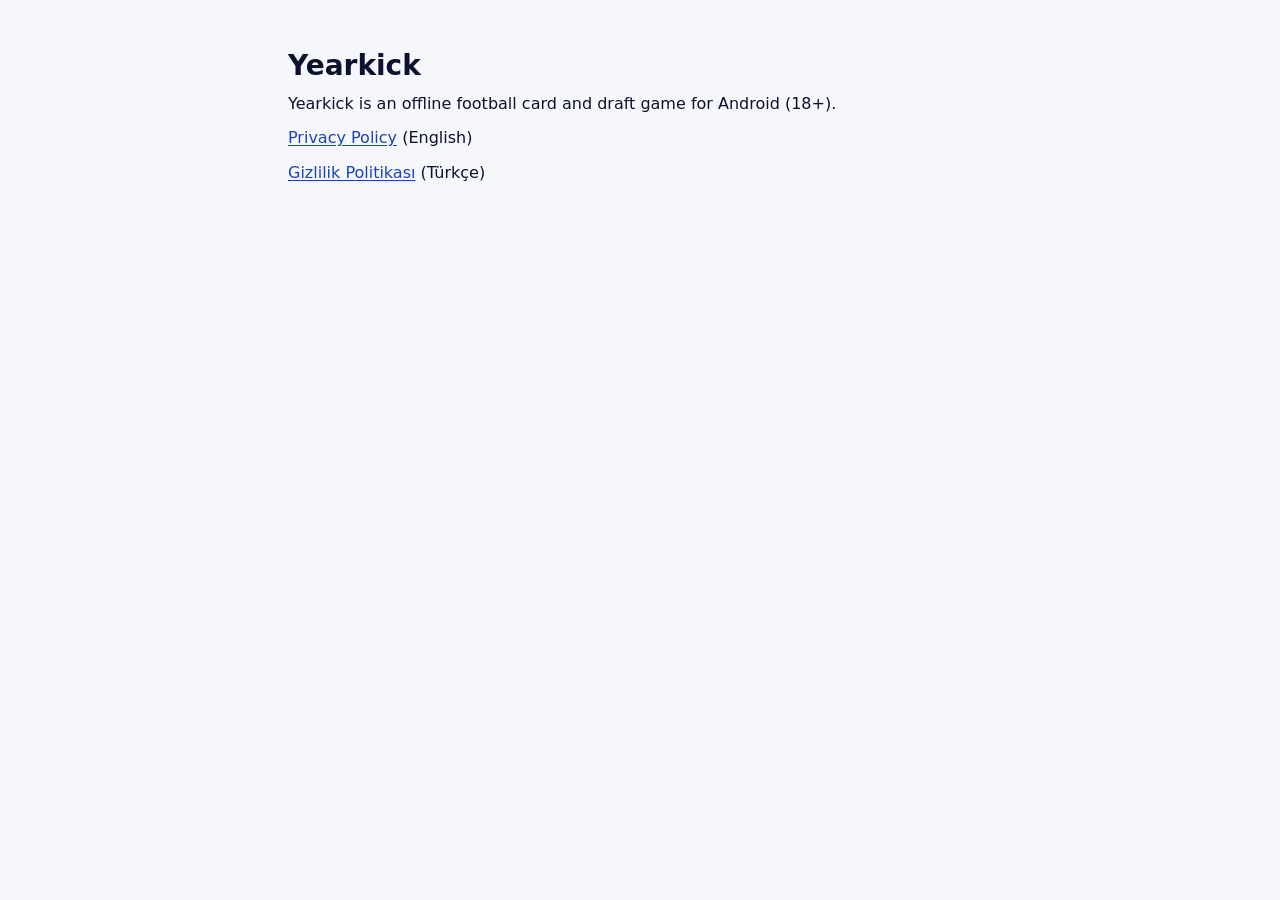
<file: index.html>
<!doctype html>
<html lang="en">
<head>
<meta charset="utf-8">
<meta name="viewport" content="width=device-width, initial-scale=1">
<title>Yearkick</title>
<meta name="description" content="Yearkick: an offline football card and draft game for Android.">
<link rel="stylesheet" href="style.css">
</head>
<body>
<main class="landing">
<h1>Yearkick</h1>
<p>Yearkick is an offline football card and draft game for Android (18+).</p>
<ul>
<li><a href="privacy/">Privacy Policy</a> (English)</li>
<li><a href="tr/gizlilik/">Gizlilik Politikası</a> (Türkçe)</li>
</ul>
</main>
</body>
</html>
</file>
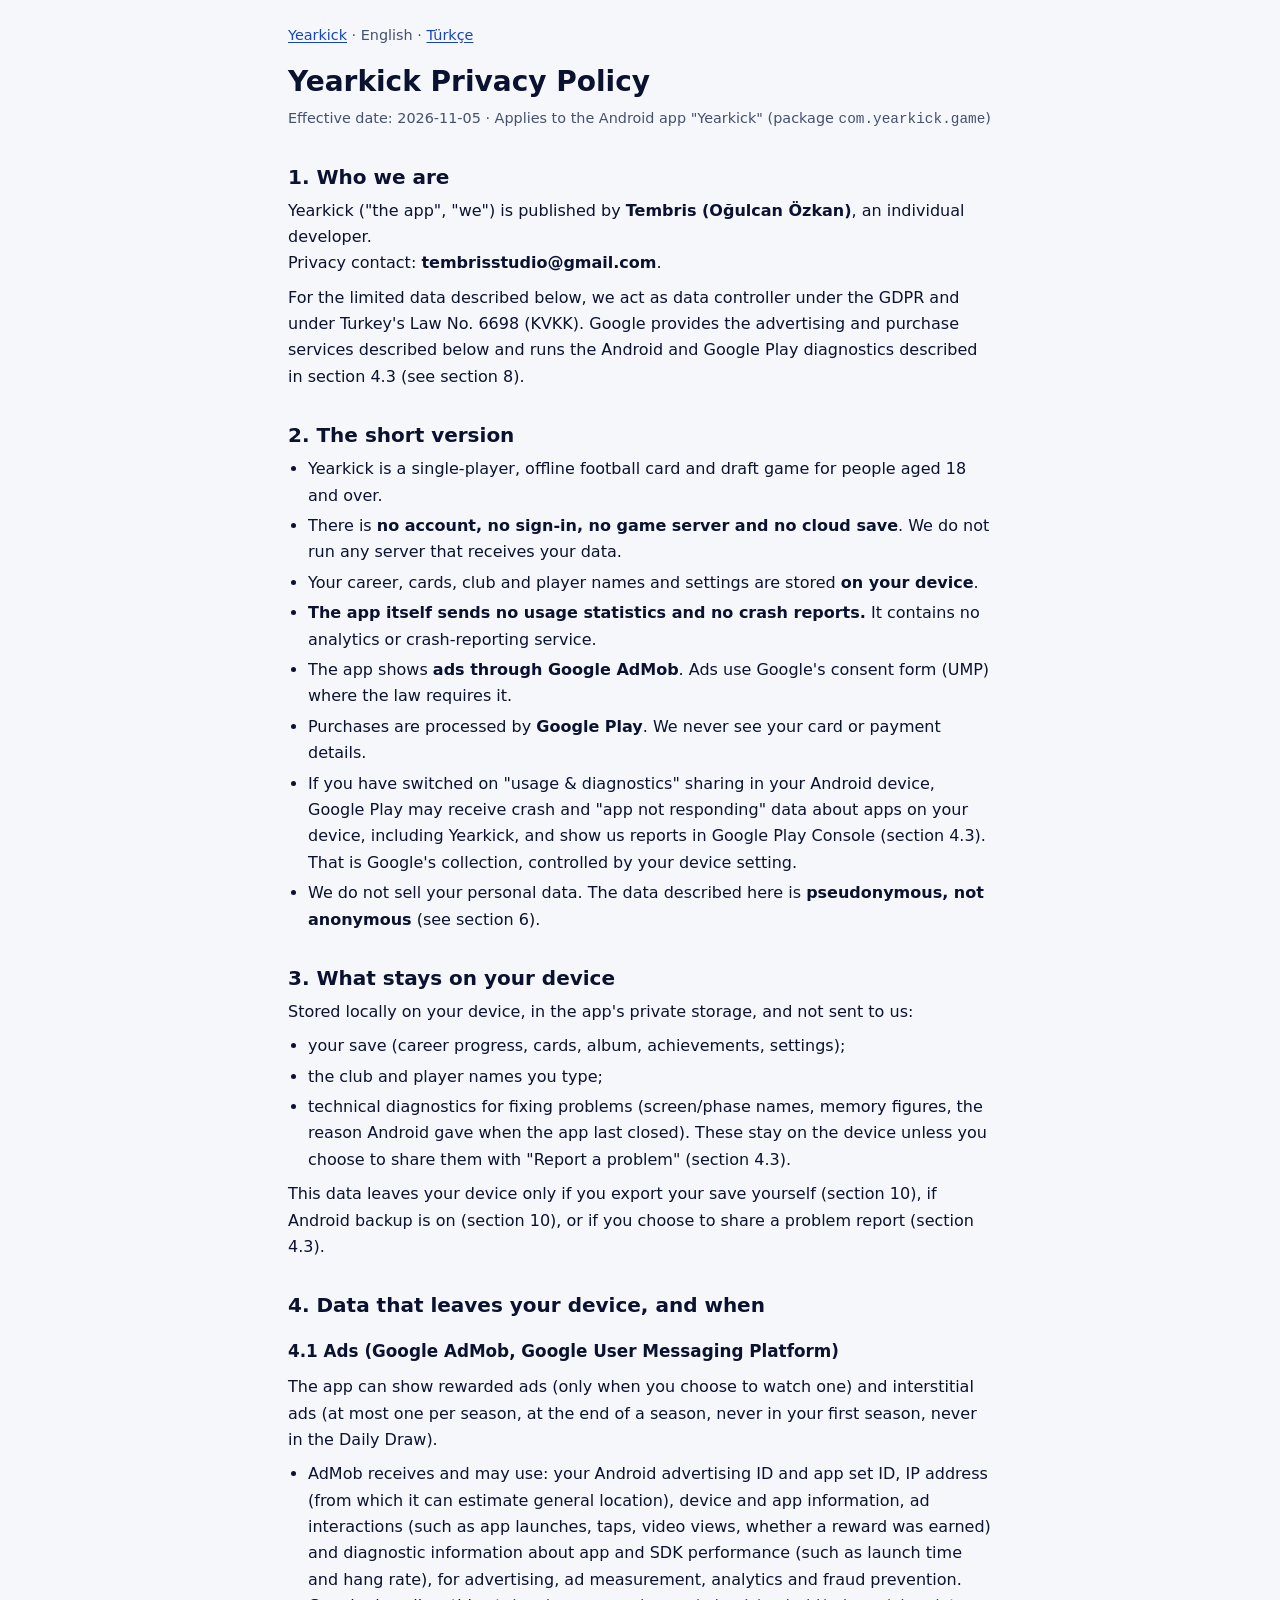
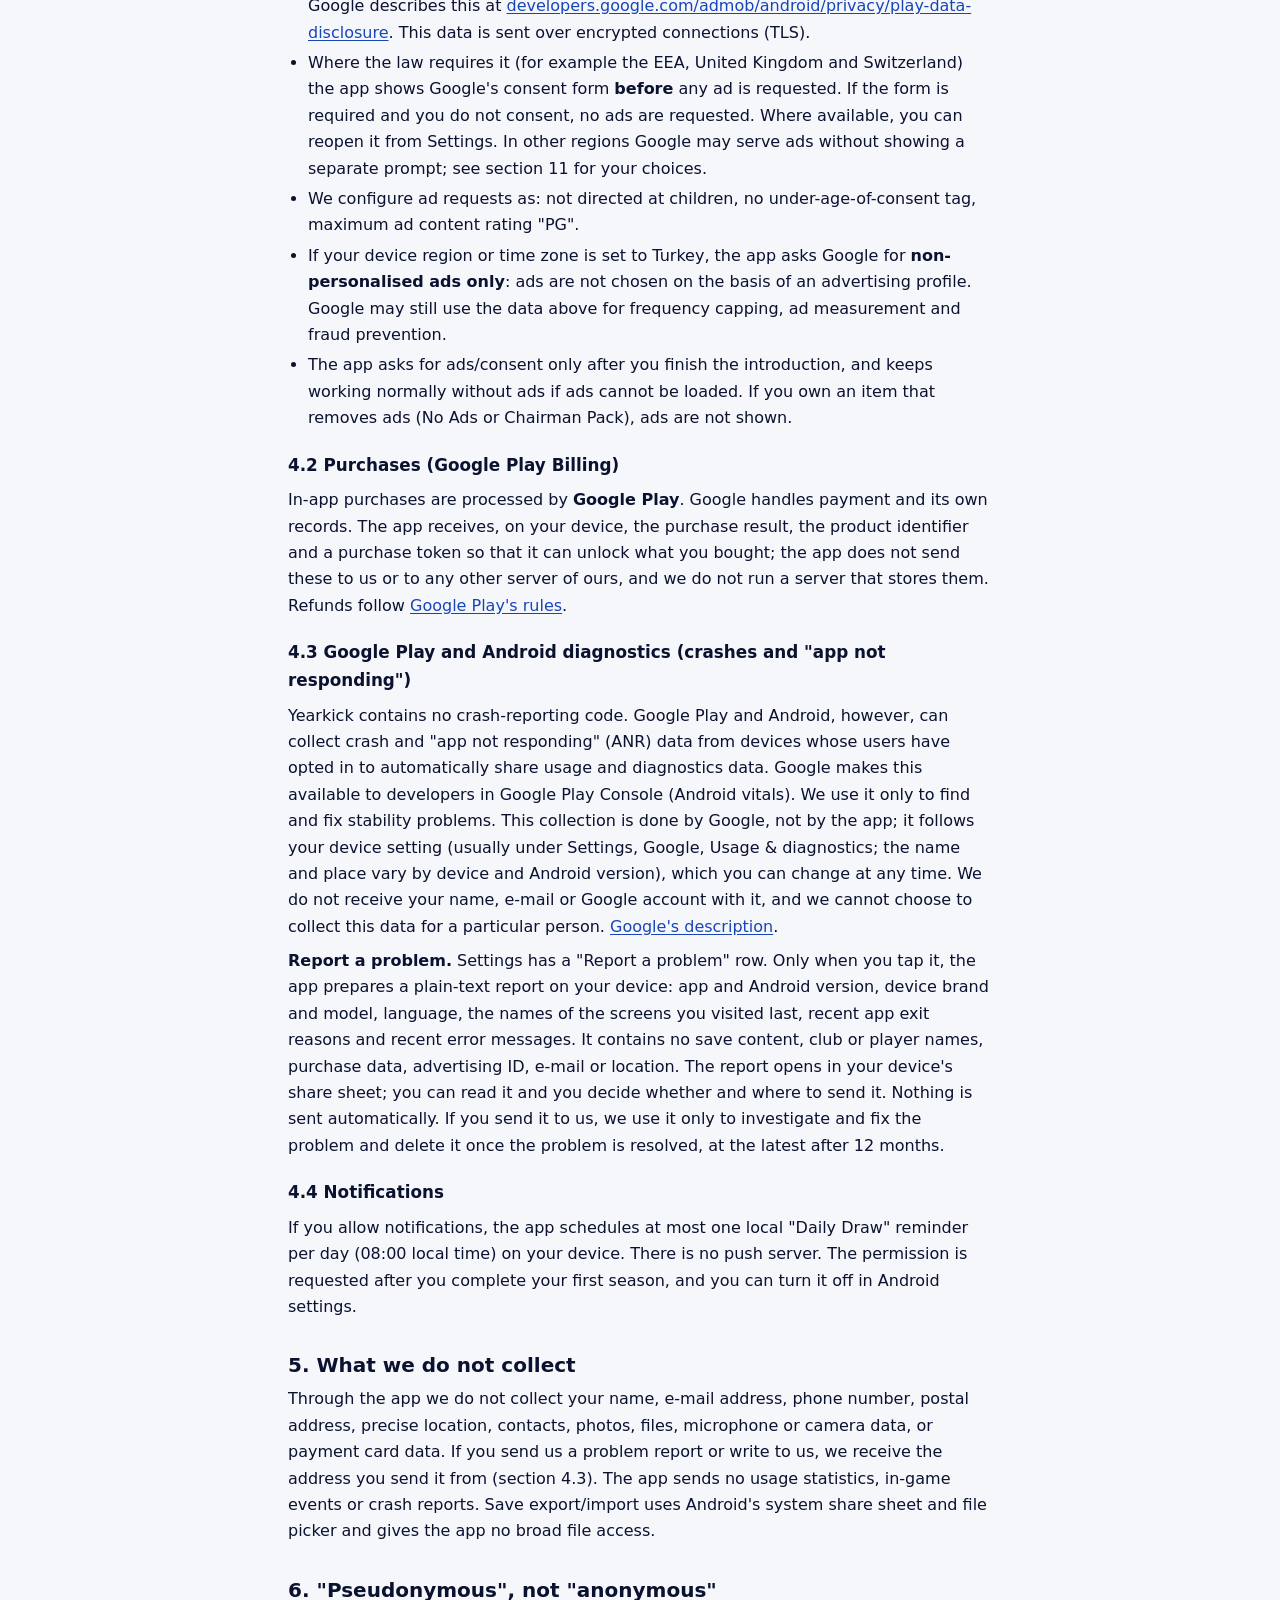
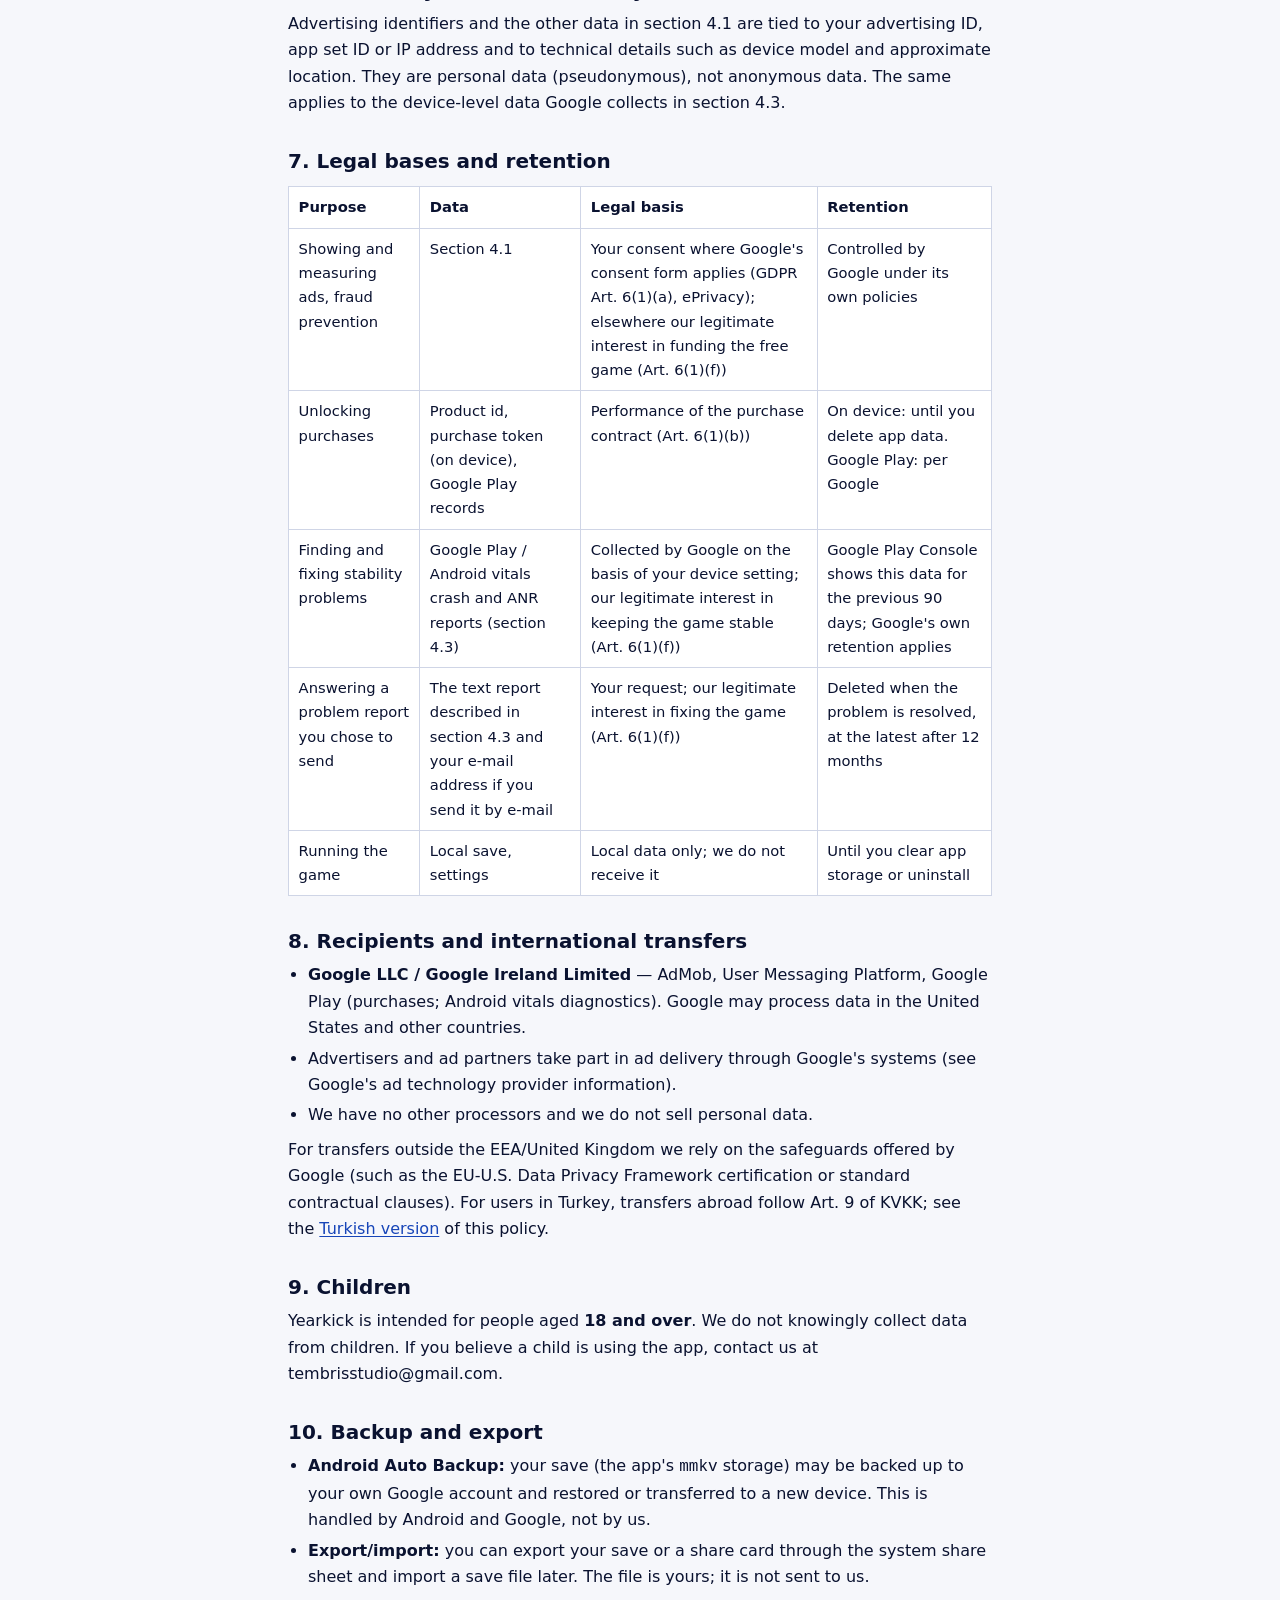
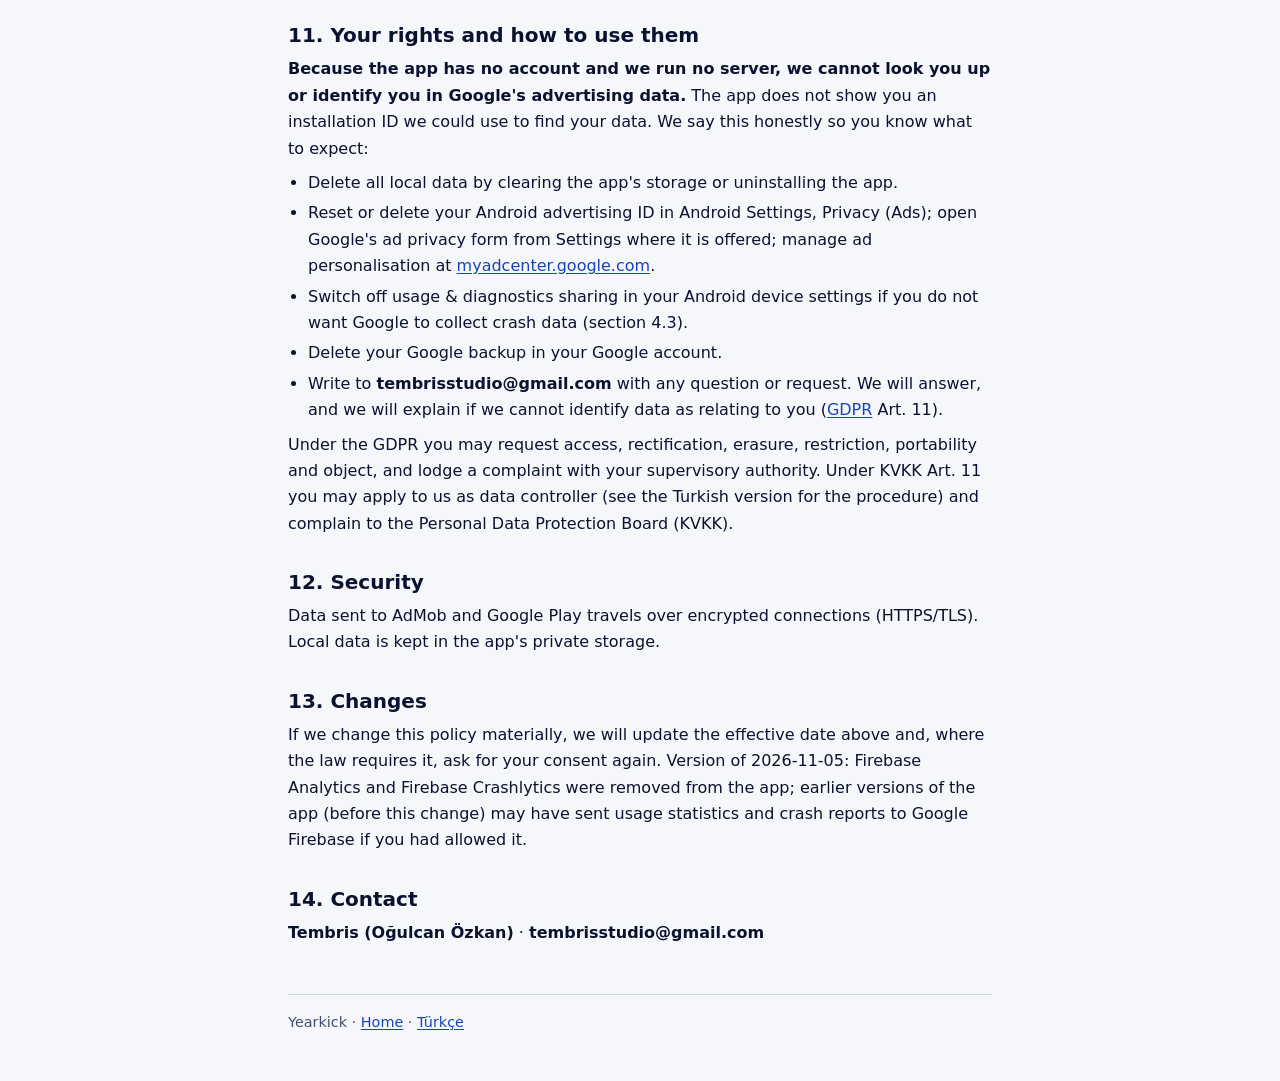
<file: privacy/index.html>
<!doctype html>
<html lang="en">
<head>
<meta charset="utf-8">
<meta name="viewport" content="width=device-width, initial-scale=1">
<title>Yearkick Privacy Policy</title>
<meta name="description" content="Privacy Policy of the Yearkick Android app.">
<link rel="stylesheet" href="../style.css">
</head>
<body>
<main>
<p class="lang"><a href="../">Yearkick</a> · English · <a href="../tr/gizlilik/">Türkçe</a></p>
<h1>Yearkick Privacy Policy</h1>
<p class="meta">Effective date: 2026-11-05 · Applies to the Android app "Yearkick" (package <code>com.yearkick.game</code>)</p>

<h2>1. Who we are</h2>
<p>Yearkick ("the app", "we") is published by <strong>Tembris (Oğulcan Özkan)</strong>, an individual developer.<br>
Privacy contact: <strong>tembrisstudio@gmail.com</strong>.</p>
<p>For the limited data described below, we act as data controller under the GDPR and under Turkey's Law No. 6698 (KVKK). Google provides the advertising and purchase services described below and runs the Android and Google Play diagnostics described in section 4.3 (see section 8).</p>

<h2>2. The short version</h2>
<ul>
<li>Yearkick is a single-player, offline football card and draft game for people aged 18 and over.</li>
<li>There is <strong>no account, no sign-in, no game server and no cloud save</strong>. We do not run any server that receives your data.</li>
<li>Your career, cards, club and player names and settings are stored <strong>on your device</strong>.</li>
<li><strong>The app itself sends no usage statistics and no crash reports.</strong> It contains no analytics or crash-reporting service.</li>
<li>The app shows <strong>ads through Google AdMob</strong>. Ads use Google's consent form (UMP) where the law requires it.</li>
<li>Purchases are processed by <strong>Google Play</strong>. We never see your card or payment details.</li>
<li>If you have switched on "usage &amp; diagnostics" sharing in your Android device, Google Play may receive crash and "app not responding" data about apps on your device, including Yearkick, and show us reports in Google Play Console (section 4.3). That is Google's collection, controlled by your device setting.</li>
<li>We do not sell your personal data. The data described here is <strong>pseudonymous, not anonymous</strong> (see section 6).</li>
</ul>

<h2>3. What stays on your device</h2>
<p>Stored locally on your device, in the app's private storage, and not sent to us:</p>
<ul>
<li>your save (career progress, cards, album, achievements, settings);</li>
<li>the club and player names you type;</li>
<li>technical diagnostics for fixing problems (screen/phase names, memory figures, the reason Android gave when the app last closed). These stay on the device unless you choose to share them with "Report a problem" (section 4.3).</li>
</ul>
<p>This data leaves your device only if you export your save yourself (section 10), if Android backup is on (section 10), or if you choose to share a problem report (section 4.3).</p>

<h2>4. Data that leaves your device, and when</h2>
<h3>4.1 Ads (Google AdMob, Google User Messaging Platform)</h3>
<p>The app can show rewarded ads (only when you choose to watch one) and interstitial ads (at most one per season, at the end of a season, never in your first season, never in the Daily Draw).</p>
<ul>
<li>AdMob receives and may use: your Android advertising ID and app set ID, IP address (from which it can estimate general location), device and app information, ad interactions (such as app launches, taps, video views, whether a reward was earned) and diagnostic information about app and SDK performance (such as launch time and hang rate), for advertising, ad measurement, analytics and fraud prevention. Google describes this at <a href="https://developers.google.com/admob/android/privacy/play-data-disclosure">developers.google.com/admob/android/privacy/play-data-disclosure</a>. This data is sent over encrypted connections (TLS).</li>
<li>Where the law requires it (for example the EEA, United Kingdom and Switzerland) the app shows Google's consent form <strong>before</strong> any ad is requested. If the form is required and you do not consent, no ads are requested. Where available, you can reopen it from Settings. In other regions Google may serve ads without showing a separate prompt; see section 11 for your choices.</li>
<li>We configure ad requests as: not directed at children, no under-age-of-consent tag, maximum ad content rating "PG".</li>
<li>If your device region or time zone is set to Turkey, the app asks Google for <strong>non-personalised ads only</strong>: ads are not chosen on the basis of an advertising profile. Google may still use the data above for frequency capping, ad measurement and fraud prevention.</li>
<li>The app asks for ads/consent only after you finish the introduction, and keeps working normally without ads if ads cannot be loaded. If you own an item that removes ads (No Ads or Chairman Pack), ads are not shown.</li>
</ul>

<h3>4.2 Purchases (Google Play Billing)</h3>
<p>In-app purchases are processed by <strong>Google Play</strong>. Google handles payment and its own records. The app receives, on your device, the purchase result, the product identifier and a purchase token so that it can unlock what you bought; the app does not send these to us or to any other server of ours, and we do not run a server that stores them. Refunds follow <a href="https://support.google.com/googleplay/answer/2479637">Google Play's rules</a>.</p>

<h3>4.3 Google Play and Android diagnostics (crashes and "app not responding")</h3>
<p>Yearkick contains no crash-reporting code. Google Play and Android, however, can collect crash and "app not responding" (ANR) data from devices whose users have opted in to automatically share usage and diagnostics data. Google makes this available to developers in Google Play Console (Android vitals). We use it only to find and fix stability problems. This collection is done by Google, not by the app; it follows your device setting (usually under Settings, Google, Usage &amp; diagnostics; the name and place vary by device and Android version), which you can change at any time. We do not receive your name, e-mail or Google account with it, and we cannot choose to collect this data for a particular person. <a href="https://support.google.com/googleplay/android-developer/answer/9844486">Google's description</a>.</p>
<p><strong>Report a problem.</strong> Settings has a "Report a problem" row. Only when you tap it, the app prepares a plain-text report on your device: app and Android version, device brand and model, language, the names of the screens you visited last, recent app exit reasons and recent error messages. It contains no save content, club or player names, purchase data, advertising ID, e-mail or location. The report opens in your device's share sheet; you can read it and you decide whether and where to send it. Nothing is sent automatically. If you send it to us, we use it only to investigate and fix the problem and delete it once the problem is resolved, at the latest after 12 months.</p>

<h3>4.4 Notifications</h3>
<p>If you allow notifications, the app schedules at most one local "Daily Draw" reminder per day (08:00 local time) on your device. There is no push server. The permission is requested after you complete your first season, and you can turn it off in Android settings.</p>

<h2>5. What we do not collect</h2>
<p>Through the app we do not collect your name, e-mail address, phone number, postal address, precise location, contacts, photos, files, microphone or camera data, or payment card data. If you send us a problem report or write to us, we receive the address you send it from (section 4.3). The app sends no usage statistics, in-game events or crash reports. Save export/import uses Android's system share sheet and file picker and gives the app no broad file access.</p>

<h2>6. "Pseudonymous", not "anonymous"</h2>
<p>Advertising identifiers and the other data in section 4.1 are tied to your advertising ID, app set ID or IP address and to technical details such as device model and approximate location. They are personal data (pseudonymous), not anonymous data. The same applies to the device-level data Google collects in section 4.3.</p>

<h2>7. Legal bases and retention</h2>
<div class="table-wrap">
<table>
<thead><tr><th>Purpose</th><th>Data</th><th>Legal basis</th><th>Retention</th></tr></thead>
<tbody>
<tr><td>Showing and measuring ads, fraud prevention</td><td>Section 4.1</td><td>Your consent where Google's consent form applies (GDPR Art. 6(1)(a), ePrivacy); elsewhere our legitimate interest in funding the free game (Art. 6(1)(f))</td><td>Controlled by Google under its own policies</td></tr>
<tr><td>Unlocking purchases</td><td>Product id, purchase token (on device), Google Play records</td><td>Performance of the purchase contract (Art. 6(1)(b))</td><td>On device: until you delete app data. Google Play: per Google</td></tr>
<tr><td>Finding and fixing stability problems</td><td>Google Play / Android vitals crash and ANR reports (section 4.3)</td><td>Collected by Google on the basis of your device setting; our legitimate interest in keeping the game stable (Art. 6(1)(f))</td><td>Google Play Console shows this data for the previous 90 days; Google's own retention applies</td></tr>
<tr><td>Answering a problem report you chose to send</td><td>The text report described in section 4.3 and your e-mail address if you send it by e-mail</td><td>Your request; our legitimate interest in fixing the game (Art. 6(1)(f))</td><td>Deleted when the problem is resolved, at the latest after 12 months</td></tr>
<tr><td>Running the game</td><td>Local save, settings</td><td>Local data only; we do not receive it</td><td>Until you clear app storage or uninstall</td></tr>
</tbody>
</table>
</div>

<h2>8. Recipients and international transfers</h2>
<ul>
<li><strong>Google LLC / Google Ireland Limited</strong> — AdMob, User Messaging Platform, Google Play (purchases; Android vitals diagnostics). Google may process data in the United States and other countries.</li>
<li>Advertisers and ad partners take part in ad delivery through Google's systems (see Google's ad technology provider information).</li>
<li>We have no other processors and we do not sell personal data.</li>
</ul>
<p>For transfers outside the EEA/United Kingdom we rely on the safeguards offered by Google (such as the EU-U.S. Data Privacy Framework certification or standard contractual clauses). For users in Turkey, transfers abroad follow Art. 9 of KVKK; see the <a href="../tr/gizlilik/">Turkish version</a> of this policy.</p>

<h2>9. Children</h2>
<p>Yearkick is intended for people aged <strong>18 and over</strong>. We do not knowingly collect data from children. If you believe a child is using the app, contact us at tembrisstudio@gmail.com.</p>

<h2>10. Backup and export</h2>
<ul>
<li><strong>Android Auto Backup:</strong> your save (the app's <code>mmkv</code> storage) may be backed up to your own Google account and restored or transferred to a new device. This is handled by Android and Google, not by us.</li>
<li><strong>Export/import:</strong> you can export your save or a share card through the system share sheet and import a save file later. The file is yours; it is not sent to us.</li>
</ul>

<h2>11. Your rights and how to use them</h2>
<p><strong>Because the app has no account and we run no server, we cannot look you up or identify you in Google's advertising data.</strong> The app does not show you an installation ID we could use to find your data. We say this honestly so you know what to expect:</p>
<ul>
<li>Delete all local data by clearing the app's storage or uninstalling the app.</li>
<li>Reset or delete your Android advertising ID in Android Settings, Privacy (Ads); open Google's ad privacy form from Settings where it is offered; manage ad personalisation at <a href="https://myadcenter.google.com">myadcenter.google.com</a>.</li>
<li>Switch off usage &amp; diagnostics sharing in your Android device settings if you do not want Google to collect crash data (section 4.3).</li>
<li>Delete your Google backup in your Google account.</li>
<li>Write to <strong>tembrisstudio@gmail.com</strong> with any question or request. We will answer, and we will explain if we cannot identify data as relating to you (<a href="https://eur-lex.europa.eu/eli/reg/2016/679/oj">GDPR</a> Art. 11).</li>
</ul>
<p>Under the GDPR you may request access, rectification, erasure, restriction, portability and object, and lodge a complaint with your supervisory authority. Under KVKK Art. 11 you may apply to us as data controller (see the Turkish version for the procedure) and complain to the Personal Data Protection Board (KVKK).</p>

<h2>12. Security</h2>
<p>Data sent to AdMob and Google Play travels over encrypted connections (HTTPS/TLS). Local data is kept in the app's private storage.</p>

<h2>13. Changes</h2>
<p>If we change this policy materially, we will update the effective date above and, where the law requires it, ask for your consent again. Version of 2026-11-05: Firebase Analytics and Firebase Crashlytics were removed from the app; earlier versions of the app (before this change) may have sent usage statistics and crash reports to Google Firebase if you had allowed it.</p>

<h2>14. Contact</h2>
<p><strong>Tembris (Oğulcan Özkan)</strong> · <strong>tembrisstudio@gmail.com</strong></p>

<footer>Yearkick · <a href="../">Home</a> · <a href="../tr/gizlilik/">Türkçe</a></footer>
</main>
</body>
</html>
</file>
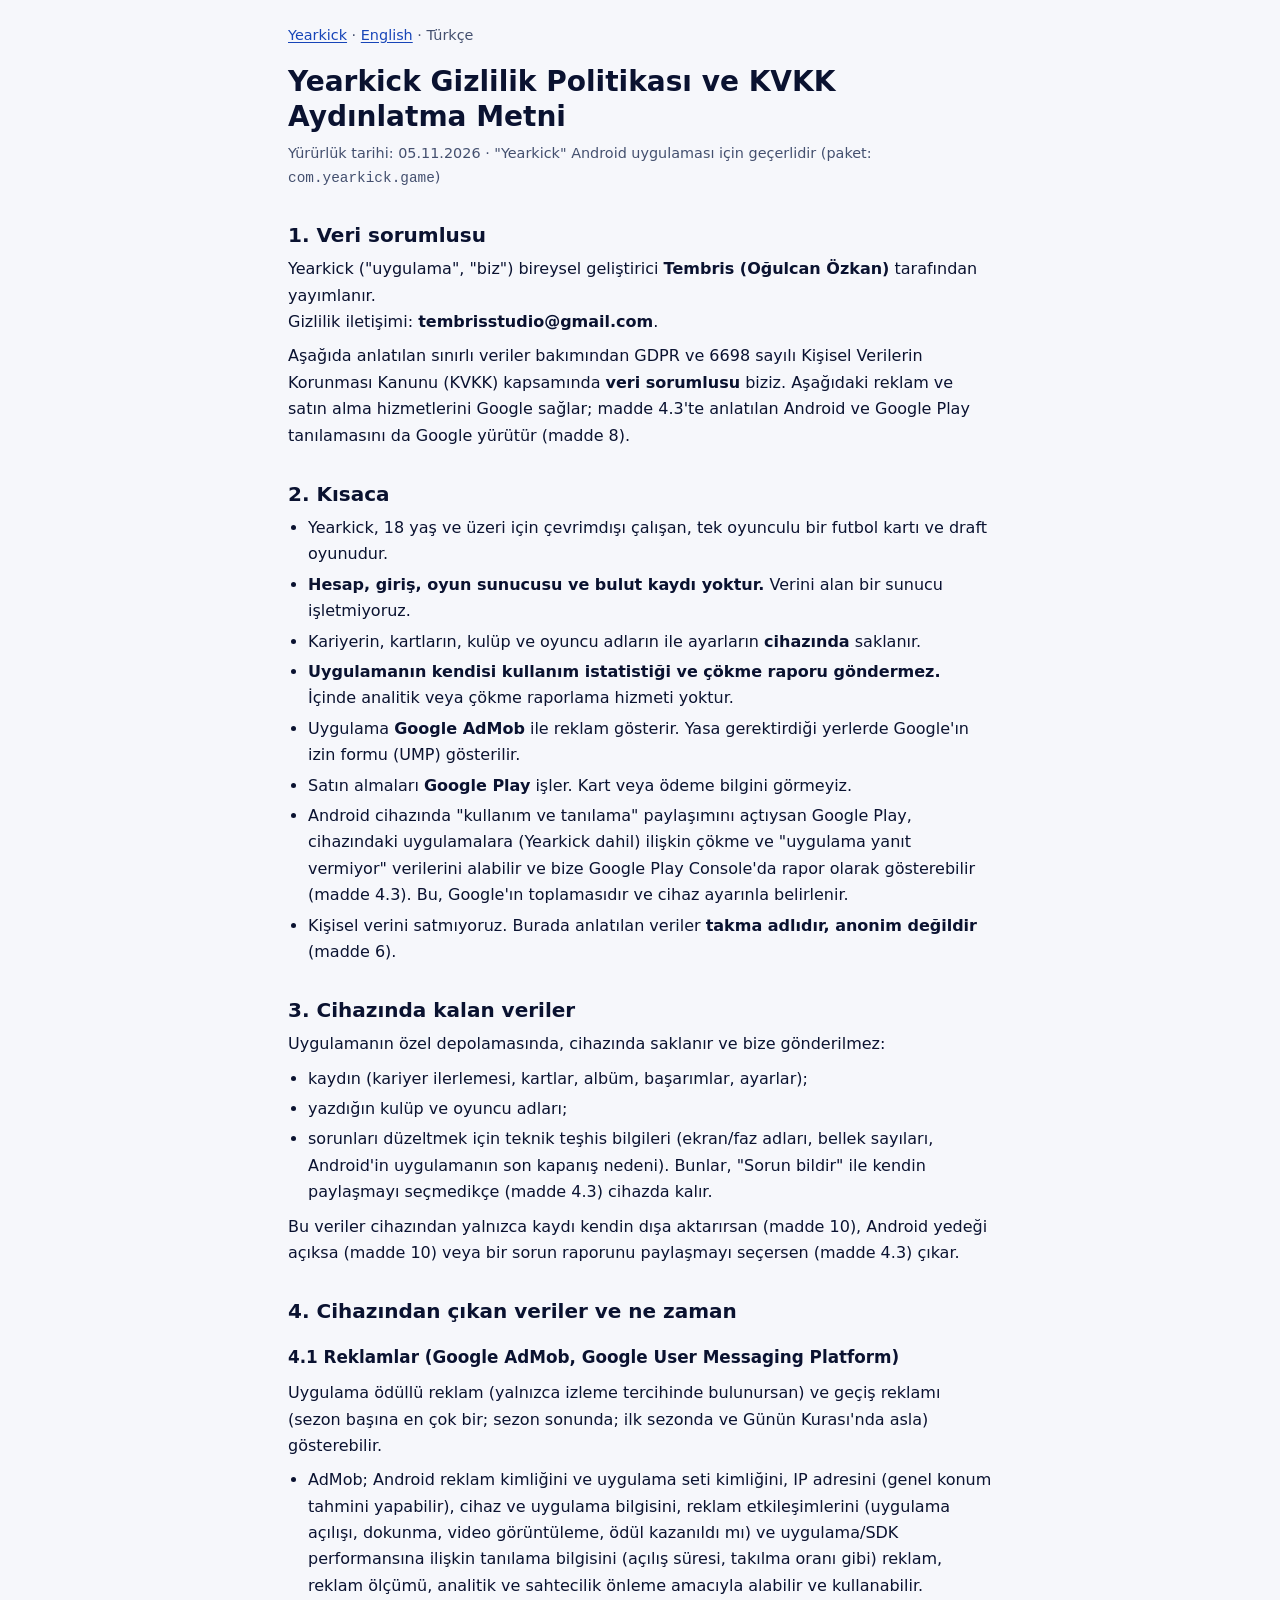
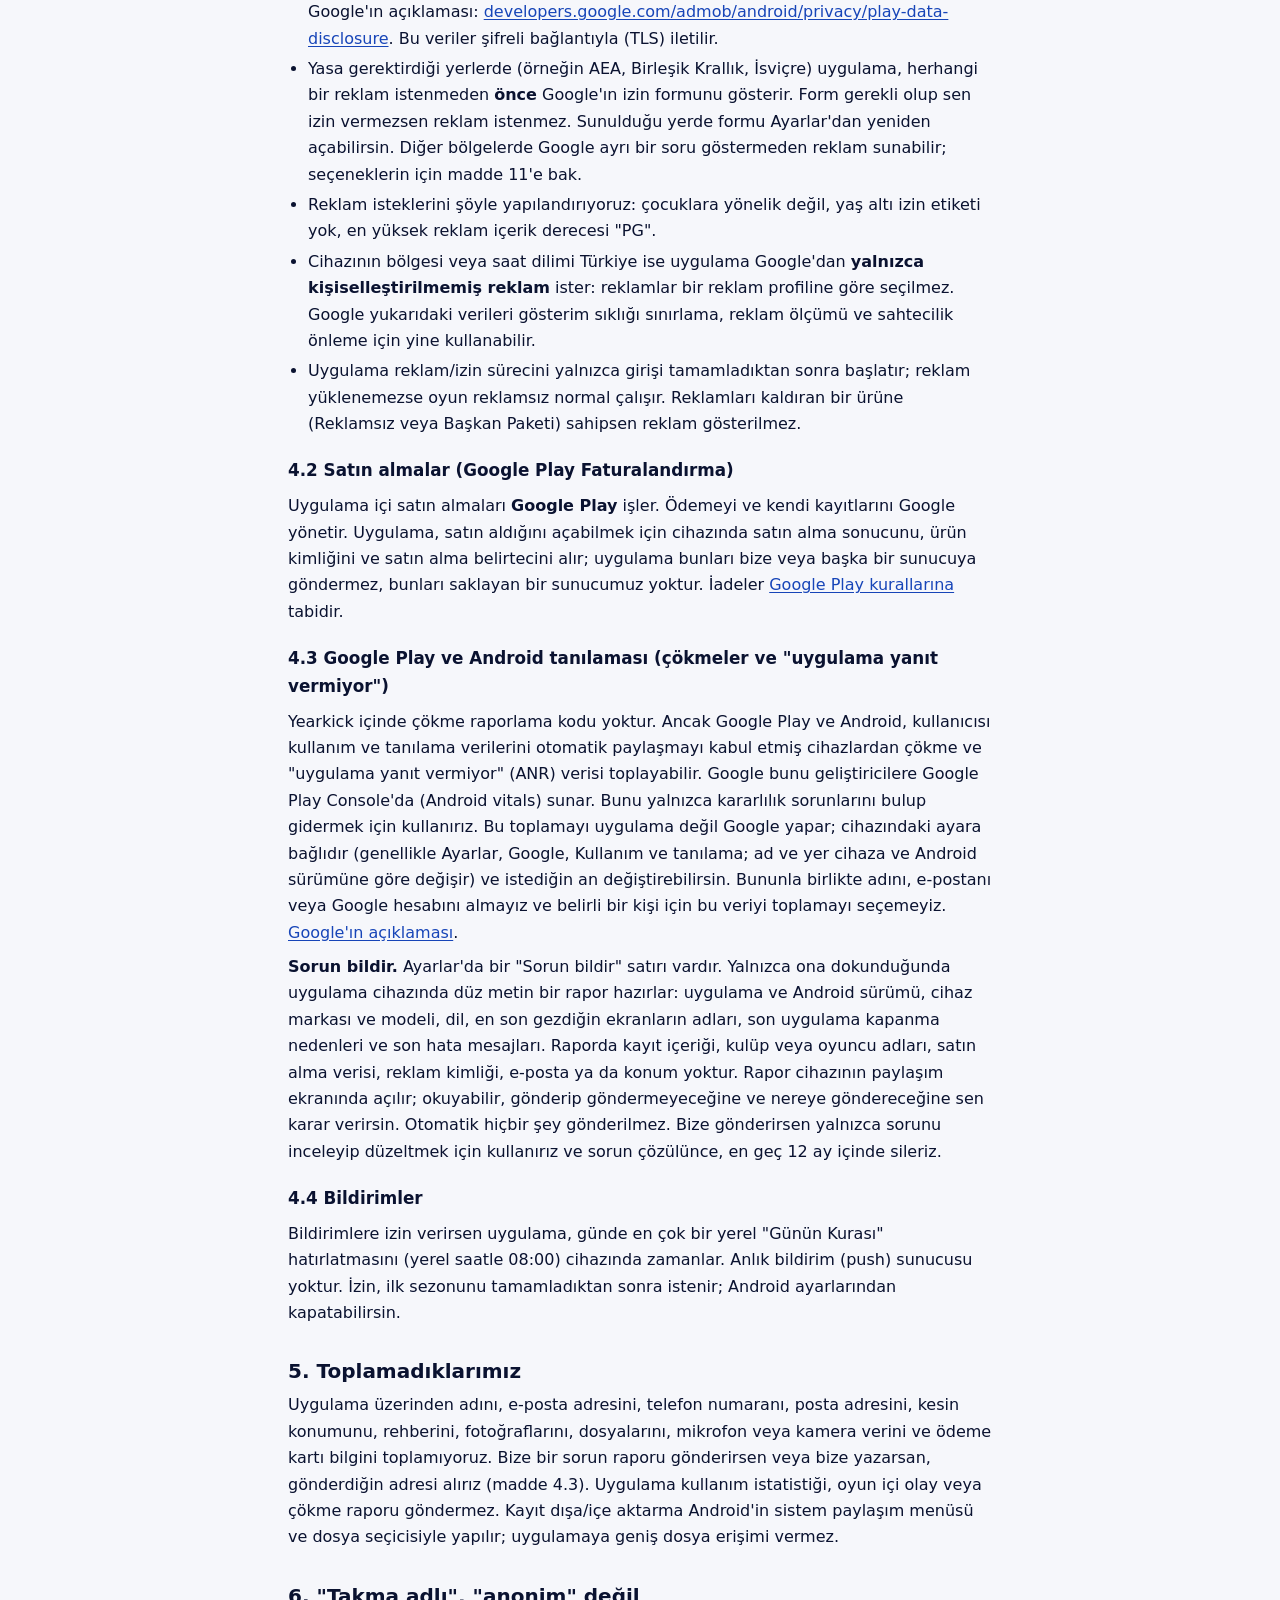
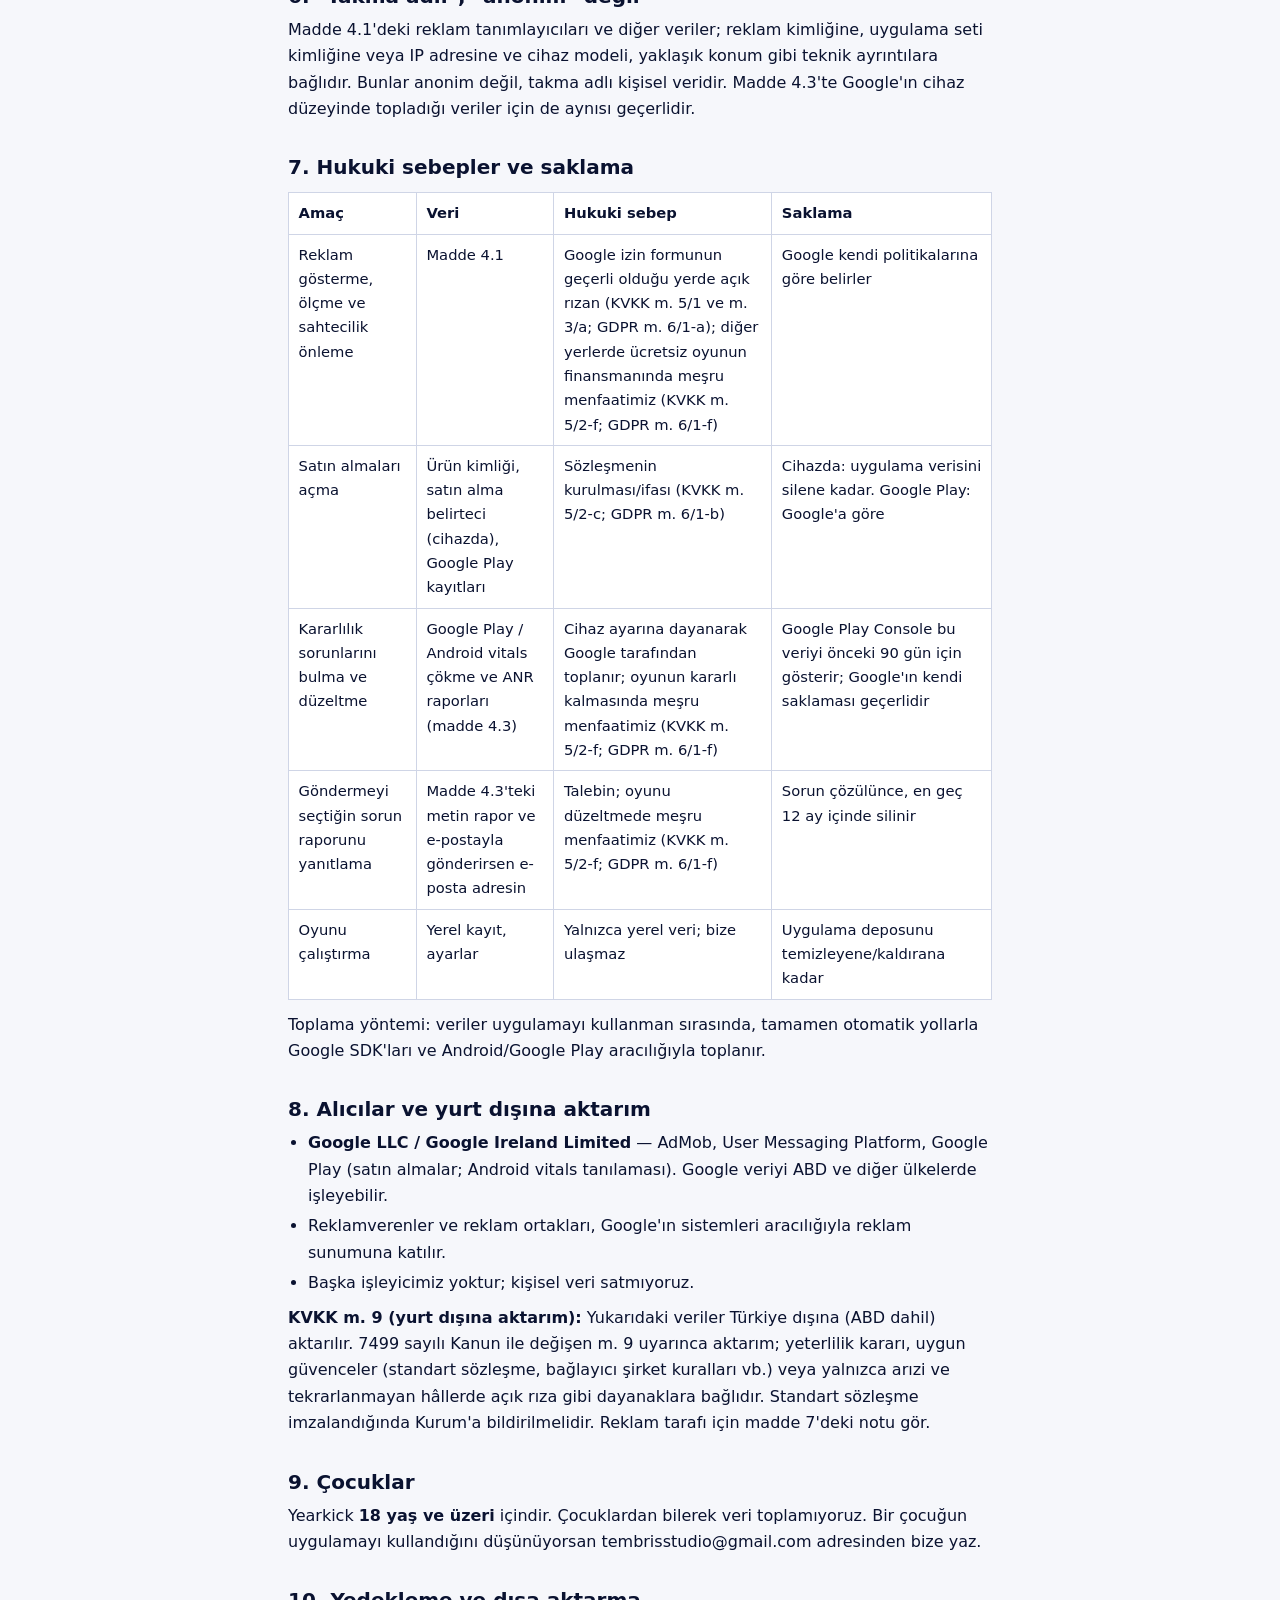
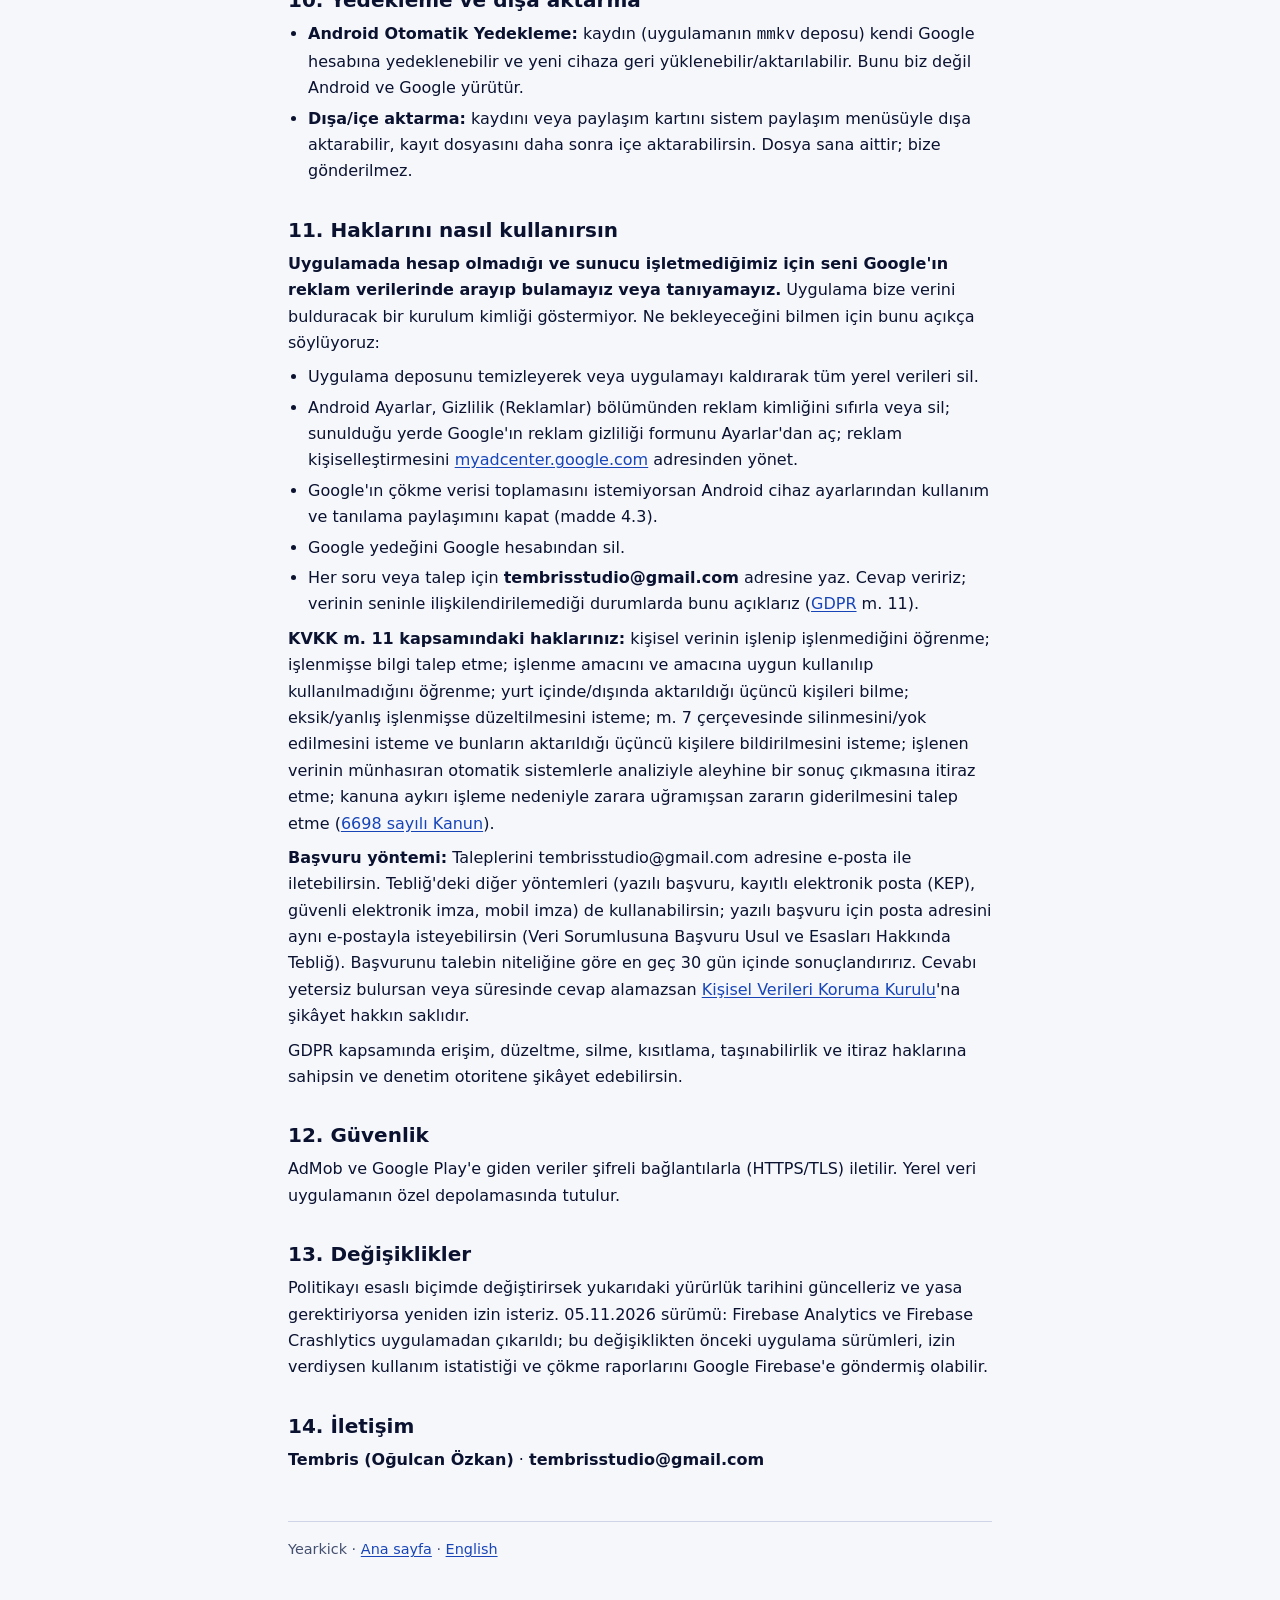
<file: tr/gizlilik/index.html>
<!doctype html>
<html lang="tr">
<head>
<meta charset="utf-8">
<meta name="viewport" content="width=device-width, initial-scale=1">
<title>Yearkick Gizlilik Politikası</title>
<meta name="description" content="Yearkick Android uygulamasının Gizlilik Politikası ve KVKK Aydınlatma Metni.">
<link rel="stylesheet" href="../../style.css">
</head>
<body>
<main>
<p class="lang"><a href="../../">Yearkick</a> · <a href="../../privacy/">English</a> · Türkçe</p>
<h1>Yearkick Gizlilik Politikası ve KVKK Aydınlatma Metni</h1>
<p class="meta">Yürürlük tarihi: 05.11.2026 · "Yearkick" Android uygulaması için geçerlidir (paket: <code>com.yearkick.game</code>)</p>

<h2>1. Veri sorumlusu</h2>
<p>Yearkick ("uygulama", "biz") bireysel geliştirici <strong>Tembris (Oğulcan Özkan)</strong> tarafından yayımlanır.<br>
Gizlilik iletişimi: <strong>tembrisstudio@gmail.com</strong>.</p>
<p>Aşağıda anlatılan sınırlı veriler bakımından GDPR ve 6698 sayılı Kişisel Verilerin Korunması Kanunu (KVKK) kapsamında <strong>veri sorumlusu</strong> biziz. Aşağıdaki reklam ve satın alma hizmetlerini Google sağlar; madde 4.3'te anlatılan Android ve Google Play tanılamasını da Google yürütür (madde 8).</p>

<h2>2. Kısaca</h2>
<ul>
<li>Yearkick, 18 yaş ve üzeri için çevrimdışı çalışan, tek oyunculu bir futbol kartı ve draft oyunudur.</li>
<li><strong>Hesap, giriş, oyun sunucusu ve bulut kaydı yoktur.</strong> Verini alan bir sunucu işletmiyoruz.</li>
<li>Kariyerin, kartların, kulüp ve oyuncu adların ile ayarların <strong>cihazında</strong> saklanır.</li>
<li><strong>Uygulamanın kendisi kullanım istatistiği ve çökme raporu göndermez.</strong> İçinde analitik veya çökme raporlama hizmeti yoktur.</li>
<li>Uygulama <strong>Google AdMob</strong> ile reklam gösterir. Yasa gerektirdiği yerlerde Google'ın izin formu (UMP) gösterilir.</li>
<li>Satın almaları <strong>Google Play</strong> işler. Kart veya ödeme bilgini görmeyiz.</li>
<li>Android cihazında "kullanım ve tanılama" paylaşımını açtıysan Google Play, cihazındaki uygulamalara (Yearkick dahil) ilişkin çökme ve "uygulama yanıt vermiyor" verilerini alabilir ve bize Google Play Console'da rapor olarak gösterebilir (madde 4.3). Bu, Google'ın toplamasıdır ve cihaz ayarınla belirlenir.</li>
<li>Kişisel verini satmıyoruz. Burada anlatılan veriler <strong>takma adlıdır, anonim değildir</strong> (madde 6).</li>
</ul>

<h2>3. Cihazında kalan veriler</h2>
<p>Uygulamanın özel depolamasında, cihazında saklanır ve bize gönderilmez:</p>
<ul>
<li>kaydın (kariyer ilerlemesi, kartlar, albüm, başarımlar, ayarlar);</li>
<li>yazdığın kulüp ve oyuncu adları;</li>
<li>sorunları düzeltmek için teknik teşhis bilgileri (ekran/faz adları, bellek sayıları, Android'in uygulamanın son kapanış nedeni). Bunlar, "Sorun bildir" ile kendin paylaşmayı seçmedikçe (madde 4.3) cihazda kalır.</li>
</ul>
<p>Bu veriler cihazından yalnızca kaydı kendin dışa aktarırsan (madde 10), Android yedeği açıksa (madde 10) veya bir sorun raporunu paylaşmayı seçersen (madde 4.3) çıkar.</p>

<h2>4. Cihazından çıkan veriler ve ne zaman</h2>
<h3>4.1 Reklamlar (Google AdMob, Google User Messaging Platform)</h3>
<p>Uygulama ödüllü reklam (yalnızca izleme tercihinde bulunursan) ve geçiş reklamı (sezon başına en çok bir; sezon sonunda; ilk sezonda ve Günün Kurası'nda asla) gösterebilir.</p>
<ul>
<li>AdMob; Android reklam kimliğini ve uygulama seti kimliğini, IP adresini (genel konum tahmini yapabilir), cihaz ve uygulama bilgisini, reklam etkileşimlerini (uygulama açılışı, dokunma, video görüntüleme, ödül kazanıldı mı) ve uygulama/SDK performansına ilişkin tanılama bilgisini (açılış süresi, takılma oranı gibi) reklam, reklam ölçümü, analitik ve sahtecilik önleme amacıyla alabilir ve kullanabilir. Google'ın açıklaması: <a href="https://developers.google.com/admob/android/privacy/play-data-disclosure">developers.google.com/admob/android/privacy/play-data-disclosure</a>. Bu veriler şifreli bağlantıyla (TLS) iletilir.</li>
<li>Yasa gerektirdiği yerlerde (örneğin AEA, Birleşik Krallık, İsviçre) uygulama, herhangi bir reklam istenmeden <strong>önce</strong> Google'ın izin formunu gösterir. Form gerekli olup sen izin vermezsen reklam istenmez. Sunulduğu yerde formu Ayarlar'dan yeniden açabilirsin. Diğer bölgelerde Google ayrı bir soru göstermeden reklam sunabilir; seçeneklerin için madde 11'e bak.</li>
<li>Reklam isteklerini şöyle yapılandırıyoruz: çocuklara yönelik değil, yaş altı izin etiketi yok, en yüksek reklam içerik derecesi "PG".</li>
<li>Cihazının bölgesi veya saat dilimi Türkiye ise uygulama Google'dan <strong>yalnızca kişiselleştirilmemiş reklam</strong> ister: reklamlar bir reklam profiline göre seçilmez. Google yukarıdaki verileri gösterim sıklığı sınırlama, reklam ölçümü ve sahtecilik önleme için yine kullanabilir.</li>
<li>Uygulama reklam/izin sürecini yalnızca girişi tamamladıktan sonra başlatır; reklam yüklenemezse oyun reklamsız normal çalışır. Reklamları kaldıran bir ürüne (Reklamsız veya Başkan Paketi) sahipsen reklam gösterilmez.</li>
</ul>

<h3>4.2 Satın almalar (Google Play Faturalandırma)</h3>
<p>Uygulama içi satın almaları <strong>Google Play</strong> işler. Ödemeyi ve kendi kayıtlarını Google yönetir. Uygulama, satın aldığını açabilmek için cihazında satın alma sonucunu, ürün kimliğini ve satın alma belirtecini alır; uygulama bunları bize veya başka bir sunucuya göndermez, bunları saklayan bir sunucumuz yoktur. İadeler <a href="https://support.google.com/googleplay/answer/2479637">Google Play kurallarına</a> tabidir.</p>

<h3>4.3 Google Play ve Android tanılaması (çökmeler ve "uygulama yanıt vermiyor")</h3>
<p>Yearkick içinde çökme raporlama kodu yoktur. Ancak Google Play ve Android, kullanıcısı kullanım ve tanılama verilerini otomatik paylaşmayı kabul etmiş cihazlardan çökme ve "uygulama yanıt vermiyor" (ANR) verisi toplayabilir. Google bunu geliştiricilere Google Play Console'da (Android vitals) sunar. Bunu yalnızca kararlılık sorunlarını bulup gidermek için kullanırız. Bu toplamayı uygulama değil Google yapar; cihazındaki ayara bağlıdır (genellikle Ayarlar, Google, Kullanım ve tanılama; ad ve yer cihaza ve Android sürümüne göre değişir) ve istediğin an değiştirebilirsin. Bununla birlikte adını, e-postanı veya Google hesabını almayız ve belirli bir kişi için bu veriyi toplamayı seçemeyiz. <a href="https://support.google.com/googleplay/android-developer/answer/9844486">Google'ın açıklaması</a>.</p>
<p><strong>Sorun bildir.</strong> Ayarlar'da bir "Sorun bildir" satırı vardır. Yalnızca ona dokunduğunda uygulama cihazında düz metin bir rapor hazırlar: uygulama ve Android sürümü, cihaz markası ve modeli, dil, en son gezdiğin ekranların adları, son uygulama kapanma nedenleri ve son hata mesajları. Raporda kayıt içeriği, kulüp veya oyuncu adları, satın alma verisi, reklam kimliği, e-posta ya da konum yoktur. Rapor cihazının paylaşım ekranında açılır; okuyabilir, gönderip göndermeyeceğine ve nereye göndereceğine sen karar verirsin. Otomatik hiçbir şey gönderilmez. Bize gönderirsen yalnızca sorunu inceleyip düzeltmek için kullanırız ve sorun çözülünce, en geç 12 ay içinde sileriz.</p>

<h3>4.4 Bildirimler</h3>
<p>Bildirimlere izin verirsen uygulama, günde en çok bir yerel "Günün Kurası" hatırlatmasını (yerel saatle 08:00) cihazında zamanlar. Anlık bildirim (push) sunucusu yoktur. İzin, ilk sezonunu tamamladıktan sonra istenir; Android ayarlarından kapatabilirsin.</p>

<h2>5. Toplamadıklarımız</h2>
<p>Uygulama üzerinden adını, e-posta adresini, telefon numaranı, posta adresini, kesin konumunu, rehberini, fotoğraflarını, dosyalarını, mikrofon veya kamera verini ve ödeme kartı bilgini toplamıyoruz. Bize bir sorun raporu gönderirsen veya bize yazarsan, gönderdiğin adresi alırız (madde 4.3). Uygulama kullanım istatistiği, oyun içi olay veya çökme raporu göndermez. Kayıt dışa/içe aktarma Android'in sistem paylaşım menüsü ve dosya seçicisiyle yapılır; uygulamaya geniş dosya erişimi vermez.</p>

<h2>6. "Takma adlı", "anonim" değil</h2>
<p>Madde 4.1'deki reklam tanımlayıcıları ve diğer veriler; reklam kimliğine, uygulama seti kimliğine veya IP adresine ve cihaz modeli, yaklaşık konum gibi teknik ayrıntılara bağlıdır. Bunlar anonim değil, takma adlı kişisel veridir. Madde 4.3'te Google'ın cihaz düzeyinde topladığı veriler için de aynısı geçerlidir.</p>

<h2>7. Hukuki sebepler ve saklama</h2>
<div class="table-wrap">
<table>
<thead><tr><th>Amaç</th><th>Veri</th><th>Hukuki sebep</th><th>Saklama</th></tr></thead>
<tbody>
<tr><td>Reklam gösterme, ölçme ve sahtecilik önleme</td><td>Madde 4.1</td><td>Google izin formunun geçerli olduğu yerde açık rızan (KVKK m. 5/1 ve m. 3/a; GDPR m. 6/1-a); diğer yerlerde ücretsiz oyunun finansmanında meşru menfaatimiz (KVKK m. 5/2-f; GDPR m. 6/1-f)</td><td>Google kendi politikalarına göre belirler</td></tr>
<tr><td>Satın almaları açma</td><td>Ürün kimliği, satın alma belirteci (cihazda), Google Play kayıtları</td><td>Sözleşmenin kurulması/ifası (KVKK m. 5/2-c; GDPR m. 6/1-b)</td><td>Cihazda: uygulama verisini silene kadar. Google Play: Google'a göre</td></tr>
<tr><td>Kararlılık sorunlarını bulma ve düzeltme</td><td>Google Play / Android vitals çökme ve ANR raporları (madde 4.3)</td><td>Cihaz ayarına dayanarak Google tarafından toplanır; oyunun kararlı kalmasında meşru menfaatimiz (KVKK m. 5/2-f; GDPR m. 6/1-f)</td><td>Google Play Console bu veriyi önceki 90 gün için gösterir; Google'ın kendi saklaması geçerlidir</td></tr>
<tr><td>Göndermeyi seçtiğin sorun raporunu yanıtlama</td><td>Madde 4.3'teki metin rapor ve e-postayla gönderirsen e-posta adresin</td><td>Talebin; oyunu düzeltmede meşru menfaatimiz (KVKK m. 5/2-f; GDPR m. 6/1-f)</td><td>Sorun çözülünce, en geç 12 ay içinde silinir</td></tr>
<tr><td>Oyunu çalıştırma</td><td>Yerel kayıt, ayarlar</td><td>Yalnızca yerel veri; bize ulaşmaz</td><td>Uygulama deposunu temizleyene/kaldırana kadar</td></tr>
</tbody>
</table>
</div>
<p>Toplama yöntemi: veriler uygulamayı kullanman sırasında, tamamen otomatik yollarla Google SDK'ları ve Android/Google Play aracılığıyla toplanır.</p>

<h2>8. Alıcılar ve yurt dışına aktarım</h2>
<ul>
<li><strong>Google LLC / Google Ireland Limited</strong> — AdMob, User Messaging Platform, Google Play (satın almalar; Android vitals tanılaması). Google veriyi ABD ve diğer ülkelerde işleyebilir.</li>
<li>Reklamverenler ve reklam ortakları, Google'ın sistemleri aracılığıyla reklam sunumuna katılır.</li>
<li>Başka işleyicimiz yoktur; kişisel veri satmıyoruz.</li>
</ul>
<p><strong>KVKK m. 9 (yurt dışına aktarım):</strong> Yukarıdaki veriler Türkiye dışına (ABD dahil) aktarılır. 7499 sayılı Kanun ile değişen m. 9 uyarınca aktarım; yeterlilik kararı, uygun güvenceler (standart sözleşme, bağlayıcı şirket kuralları vb.) veya yalnızca arızi ve tekrarlanmayan hâllerde açık rıza gibi dayanaklara bağlıdır. Standart sözleşme imzalandığında Kurum'a bildirilmelidir. Reklam tarafı için madde 7'deki notu gör.</p>

<h2>9. Çocuklar</h2>
<p>Yearkick <strong>18 yaş ve üzeri</strong> içindir. Çocuklardan bilerek veri toplamıyoruz. Bir çocuğun uygulamayı kullandığını düşünüyorsan tembrisstudio@gmail.com adresinden bize yaz.</p>

<h2>10. Yedekleme ve dışa aktarma</h2>
<ul>
<li><strong>Android Otomatik Yedekleme:</strong> kaydın (uygulamanın <code>mmkv</code> deposu) kendi Google hesabına yedeklenebilir ve yeni cihaza geri yüklenebilir/aktarılabilir. Bunu biz değil Android ve Google yürütür.</li>
<li><strong>Dışa/içe aktarma:</strong> kaydını veya paylaşım kartını sistem paylaşım menüsüyle dışa aktarabilir, kayıt dosyasını daha sonra içe aktarabilirsin. Dosya sana aittir; bize gönderilmez.</li>
</ul>

<h2>11. Haklarını nasıl kullanırsın</h2>
<p><strong>Uygulamada hesap olmadığı ve sunucu işletmediğimiz için seni Google'ın reklam verilerinde arayıp bulamayız veya tanıyamayız.</strong> Uygulama bize verini bulduracak bir kurulum kimliği göstermiyor. Ne bekleyeceğini bilmen için bunu açıkça söylüyoruz:</p>
<ul>
<li>Uygulama deposunu temizleyerek veya uygulamayı kaldırarak tüm yerel verileri sil.</li>
<li>Android Ayarlar, Gizlilik (Reklamlar) bölümünden reklam kimliğini sıfırla veya sil; sunulduğu yerde Google'ın reklam gizliliği formunu Ayarlar'dan aç; reklam kişiselleştirmesini <a href="https://myadcenter.google.com">myadcenter.google.com</a> adresinden yönet.</li>
<li>Google'ın çökme verisi toplamasını istemiyorsan Android cihaz ayarlarından kullanım ve tanılama paylaşımını kapat (madde 4.3).</li>
<li>Google yedeğini Google hesabından sil.</li>
<li>Her soru veya talep için <strong>tembrisstudio@gmail.com</strong> adresine yaz. Cevap veririz; verinin seninle ilişkilendirilemediği durumlarda bunu açıklarız (<a href="https://eur-lex.europa.eu/eli/reg/2016/679/oj">GDPR</a> m. 11).</li>
</ul>
<p><strong>KVKK m. 11 kapsamındaki haklarınız:</strong> kişisel verinin işlenip işlenmediğini öğrenme; işlenmişse bilgi talep etme; işlenme amacını ve amacına uygun kullanılıp kullanılmadığını öğrenme; yurt içinde/dışında aktarıldığı üçüncü kişileri bilme; eksik/yanlış işlenmişse düzeltilmesini isteme; m. 7 çerçevesinde silinmesini/yok edilmesini isteme ve bunların aktarıldığı üçüncü kişilere bildirilmesini isteme; işlenen verinin münhasıran otomatik sistemlerle analiziyle aleyhine bir sonuç çıkmasına itiraz etme; kanuna aykırı işleme nedeniyle zarara uğramışsan zararın giderilmesini talep etme (<a href="https://www.mevzuat.gov.tr/mevzuatmetin/1.5.6698.pdf">6698 sayılı Kanun</a>).</p>
<p><strong>Başvuru yöntemi:</strong> Taleplerini tembrisstudio@gmail.com adresine e-posta ile iletebilirsin. Tebliğ'deki diğer yöntemleri (yazılı başvuru, kayıtlı elektronik posta (KEP), güvenli elektronik imza, mobil imza) de kullanabilirsin; yazılı başvuru için posta adresini aynı e-postayla isteyebilirsin (Veri Sorumlusuna Başvuru Usul ve Esasları Hakkında Tebliğ). Başvurunu talebin niteliğine göre en geç 30 gün içinde sonuçlandırırız. Cevabı yetersiz bulursan veya süresinde cevap alamazsan <a href="https://www.kvkk.gov.tr">Kişisel Verileri Koruma Kurulu</a>'na şikâyet hakkın saklıdır.</p>
<p>GDPR kapsamında erişim, düzeltme, silme, kısıtlama, taşınabilirlik ve itiraz haklarına sahipsin ve denetim otoritene şikâyet edebilirsin.</p>

<h2>12. Güvenlik</h2>
<p>AdMob ve Google Play'e giden veriler şifreli bağlantılarla (HTTPS/TLS) iletilir. Yerel veri uygulamanın özel depolamasında tutulur.</p>

<h2>13. Değişiklikler</h2>
<p>Politikayı esaslı biçimde değiştirirsek yukarıdaki yürürlük tarihini güncelleriz ve yasa gerektiriyorsa yeniden izin isteriz. 05.11.2026 sürümü: Firebase Analytics ve Firebase Crashlytics uygulamadan çıkarıldı; bu değişiklikten önceki uygulama sürümleri, izin verdiysen kullanım istatistiği ve çökme raporlarını Google Firebase'e göndermiş olabilir.</p>

<h2>14. İletişim</h2>
<p><strong>Tembris (Oğulcan Özkan)</strong> · <strong>tembrisstudio@gmail.com</strong></p>

<footer>Yearkick · <a href="../../">Ana sayfa</a> · <a href="../../privacy/">English</a></footer>
</main>
</body>
</html>
</file>
<file: style.css>
:root {
  color-scheme: light dark;
  --bg: #f6f7fb;
  --fg: #0a1230;
  --muted: #44506f;
  --link: #1745b8;
  --line: #cfd5e6;
  --card: #ffffff;
}

@media (prefers-color-scheme: dark) {
  :root {
    --bg: #0a1230;
    --fg: #e9edf9;
    --muted: #b3bcd6;
    --link: #9bbcff;
    --line: #2a3563;
    --card: #111b42;
  }
}

* { box-sizing: border-box; }

body {
  margin: 0;
  background: var(--bg);
  color: var(--fg);
  font-family: system-ui, -apple-system, "Segoe UI", "Helvetica Neue", sans-serif;
  font-size: 1rem;
  line-height: 1.65;
}

main {
  max-width: 46rem;
  margin: 0 auto;
  padding: 1.5rem 1rem 3rem;
}

h1 { font-size: 1.75rem; line-height: 1.25; margin: 0 0 0.5rem; }
h2 { font-size: 1.25rem; line-height: 1.3; margin: 2rem 0 0.5rem; }
h3 { font-size: 1.05rem; margin: 1.25rem 0 0.25rem; }
p, ul { margin: 0.5rem 0; }
ul { padding-left: 1.25rem; }
li { margin: 0.25rem 0; }

a { color: var(--link); text-underline-offset: 0.15em; }
a:focus-visible { outline: 3px solid var(--link); outline-offset: 2px; }

.meta, .lang { color: var(--muted); font-size: 0.9rem; }
.lang { margin: 0 0 1rem; }

.table-wrap { overflow-x: auto; margin: 0.75rem 0; }
table { border-collapse: collapse; width: 100%; min-width: 36rem; background: var(--card); }
th, td { border: 1px solid var(--line); padding: 0.5rem 0.6rem; text-align: left; vertical-align: top; font-size: 0.92rem; }
th { font-weight: 600; }

footer { margin-top: 3rem; padding-top: 1rem; border-top: 1px solid var(--line); color: var(--muted); font-size: 0.9rem; }

.landing { padding-top: 3rem; }
.landing ul { list-style: none; padding: 0; }
.landing li { margin: 0.5rem 0; }
</file>
